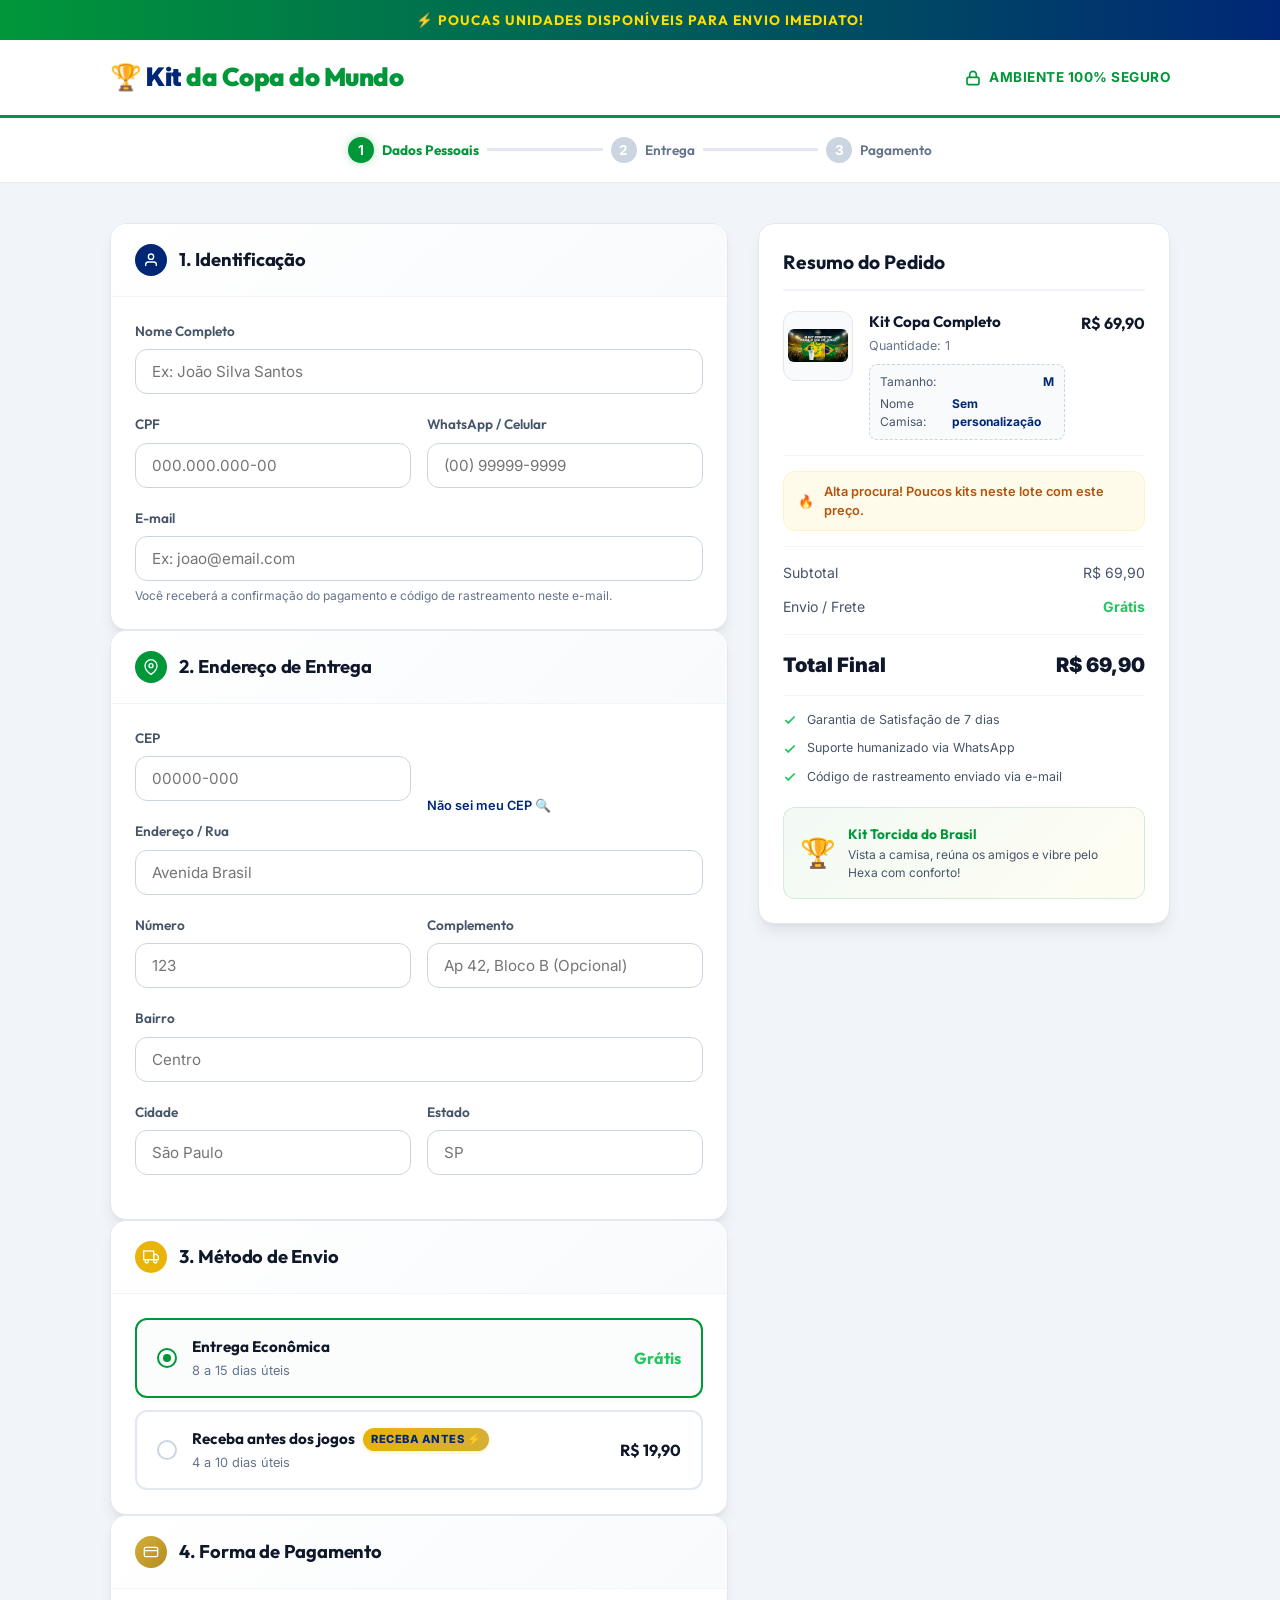
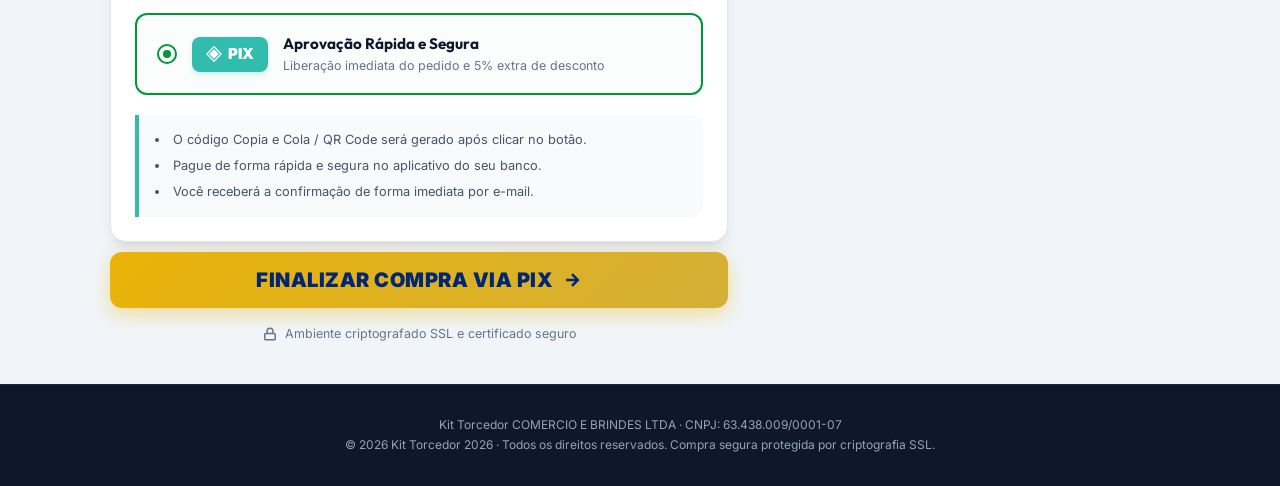
<file: checkout/index.html>
<!DOCTYPE html>
<html lang="pt-BR">
<script>
    if (window.location.hostname === 'kitselecaobrasileira.shop') {
        window.location.replace('https://www.kitselecaobrasileira.shop' + window.location.pathname + window.location.search + window.location.hash);
    }
</script>
<head>
    <meta charset="UTF-8">
    <meta name="viewport" content="width=device-width, initial-scale=1.0">
    <title>Checkout | Kit Copa Completo</title>
    <meta name="description" content="Finalize sua compra do Kit Copa Completo de forma rápida, segura e com pagamento fácil via PIX.">
    <link href="../assets/favicon.ico" rel="icon" type="image/x-icon">

    <!-- Google Fonts (Outfit & Inter) -->
    <link rel="preconnect" href="https://fonts.googleapis.com">
    <link rel="preconnect" href="https://fonts.gstatic.com" crossorigin>
    <link href="https://fonts.googleapis.com/css2?family=Outfit:wght@400;500;700;900&family=Inter:wght@400;500;600;700&display=swap" rel="stylesheet">

    <!-- Stylesheets -->
    <link rel="stylesheet" href="checkout.css">

    <!-- TikTok Pixel Code Start -->
    <script>
    !function (w, d, t) {
      w.TiktokAnalyticsObject=t;var ttq=w[t]=w[t]||[];ttq.methods=["page","track","identify","instances","debug","on","off","once","ready","alias","group","enableCookie","disableCookie","holdConsent","revokeConsent","grantConsent"],ttq.setAndDefer=function(t,e){t[e]=function(){t.push([e].concat(Array.prototype.slice.call(arguments,0)))}};for(var i=0;i<ttq.methods.length;i++)ttq.setAndDefer(ttq,ttq.methods[i]);ttq.instance=function(t){for(
    var e=ttq._i[t]||[],n=0;n<ttq.methods.length;n++)ttq.setAndDefer(e,ttq.methods[n]);return e},ttq.load=function(e,n){var r="https://analytics.tiktok.com/i18n/pixel/events.js",o=n&&n.partner;ttq._i=ttq._i||{},ttq._i[e]=[],ttq._i[e]._u=r,ttq._t=ttq._t||{},ttq._t[e]=+new Date,ttq._o=ttq._o||{},ttq._o[e]=n||{};n=document.createElement("script")
    ;n.type="text/javascript",n.async=!0,n.src=r+"?sdkid="+e+"&lib="+t;e=document.getElementsByTagName("script")[0];e.parentNode.insertBefore(n,e)};

      ttq.load('D8AAKDRC77UBL2TTR5EG');
      ttq.page();
    }(window, document, 'ttq');
    </script>
    <!-- TikTok Pixel Code End -->

    <!-- Meta Pixel Code -->
    <script>
    !function(f,b,e,v,n,t,s)
    {if(f.fbq)return;n=f.fbq=function(){n.callMethod?
    n.callMethod.apply(n,arguments):n.queue.push(arguments)}
    ;if(!f._fbq)f._fbq=n;n.push=n;n.loaded=!0;n.version='2.0';
    n.queue=[];t=b.createElement(e);t.async=!0;
    t.src=v;s=b.getElementsByTagName(e)[0];
    s.parentNode.insertBefore(t,s)}(window, document,'script',
    'https://connect.facebook.net/en_US/fbevents.js');
    fbq('init', '994652929996280');
    fbq('track', 'PageView');
    </script>
    <noscript>
    <img height="1" width="1" style="display:none"
    src="https://www.facebook.com/tr?id=994652929996280&ev=PageView&noscript=1"/>
    </noscript>
    <!-- End Meta Pixel Code -->
</head>
<body>

    <!-- Top Scarcity Bar -->
    <div class="top-scarcity-bar" id="scarcity-bar-text">
        ⚡ POUCAS UNIDADES DISPONÍVEIS PARA ENVIO IMEDIATO!
    </div>

    <!-- Header Section -->
    <header class="checkout-header">
        <div class="container flex-header">
            <div class="logo-area">
                <span class="logo-highlight">🏆 Kit</span> da Copa do Mundo
            </div>
            <div class="header-secure">
                <svg class="secure-icon" viewBox="0 0 24 24" fill="none" stroke="currentColor" stroke-width="2">
                    <rect x="3" y="11" width="18" height="11" rx="2" ry="2"></rect>
                    <path d="M7 11V7a5 5 0 0 1 10 0v4"></path>
                </svg>
                <span>Ambiente 100% Seguro</span>
            </div>
        </div>
    </header>

    <!-- Progress Steps -->
    <div class="progress-container">
        <div class="container">
            <div class="steps-wrapper">
                <div class="step active" id="step-tab-1">
                    <span class="step-num">1</span>
                    <span class="step-label">Dados Pessoais</span>
                </div>
                <div class="step-line" id="step-line-1"></div>
                <div class="step" id="step-tab-2">
                    <span class="step-num">2</span>
                    <span class="step-label">Entrega</span>
                </div>
                <div class="step-line" id="step-line-2"></div>
                <div class="step" id="step-tab-3">
                    <span class="step-num">3</span>
                    <span class="step-label">Pagamento</span>
                </div>
            </div>
        </div>
    </div>

    <!-- Main Content Area -->
    <main class="checkout-main">
        <div class="container main-grid">
            
            <!-- Left Side: Forms -->
            <div class="checkout-forms">
                <form id="checkout-form" novalidate>
                    
                    <!-- Section 1: Personal Data -->
                    <div class="form-section active-section" id="section-personal">
                        <div class="section-title">
                            <div class="title-icon bg-blue">
                                <svg viewBox="0 0 24 24" fill="none" stroke="currentColor" stroke-width="2">
                                    <path d="M20 21v-2a4 4 0 0 0-4-4H8a4 4 0 0 0-4 4v2"></path>
                                    <circle cx="12" cy="7" r="4"></circle>
                                </svg>
                            </div>
                            <h3>1. Identificação</h3>
                        </div>
                        <div class="section-body">
                            <div class="form-group">
                                <label for="full-name" class="form-label">Nome Completo</label>
                                <input type="text" id="full-name" class="form-input" placeholder="Ex: João Silva Santos" required>
                                <span class="field-error" id="error-full-name"></span>
                            </div>
                            
                            <div class="form-row-2">
                                <div class="form-group">
                                    <label for="cpf" class="form-label">CPF</label>
                                    <input type="text" id="cpf" class="form-input" placeholder="000.000.000-00" inputmode="numeric" required>
                                    <span class="field-error" id="error-cpf"></span>
                                </div>
                                <div class="form-group">
                                    <label for="phone" class="form-label">WhatsApp / Celular</label>
                                    <input type="tel" id="phone" class="form-input" placeholder="(00) 99999-9999" inputmode="tel" required>
                                    <span class="field-error" id="error-phone"></span>
                                </div>
                            </div>

                            <div class="form-group">
                                <label for="email" class="form-label">E-mail</label>
                                <input type="email" id="email" class="form-input" placeholder="Ex: joao@email.com" required>
                                <span class="field-error" id="error-email"></span>
                                <p class="input-helper">Você receberá a confirmação do pagamento e código de rastreamento neste e-mail.</p>
                            </div>
                        </div>
                    </div>

                    <!-- Section 2: Address Data -->
                    <div class="form-section active-section" id="section-address">
                        <div class="section-title">
                            <div class="title-icon bg-green">
                                <svg viewBox="0 0 24 24" fill="none" stroke="currentColor" stroke-width="2">
                                    <path d="M21 10c0 7-9 13-9 13s-9-6-9-13a9 9 0 0 1 18 0z"></path>
                                    <circle cx="12" cy="10" r="3"></circle>
                                </svg>
                            </div>
                            <h3>2. Endereço de Entrega</h3>
                        </div>
                        <div class="section-body">
                            <div class="form-row-2">
                                <div class="form-group">
                                    <label for="cep" class="form-label">CEP</label>
                                    <div class="cep-input-wrapper">
                                        <input type="text" id="cep" class="form-input" placeholder="00000-000" inputmode="numeric" required>
                                        <div class="cep-spinner" id="cep-spinner"></div>
                                    </div>
                                    <span class="field-error" id="error-cep"></span>
                                </div>
                                <div class="form-group" style="align-self: flex-end;">
                                    <a href="https://buscacepinter.correios.com.br/app/endereco/index.php" target="_blank" rel="noopener" class="cep-link">
                                        Não sei meu CEP 🔍
                                    </a>
                                </div>
                            </div>

                            <div class="form-group">
                                <label for="street" class="form-label">Endereço / Rua</label>
                                <input type="text" id="street" class="form-input" placeholder="Avenida Brasil" required>
                                <span class="field-error" id="error-street"></span>
                            </div>

                            <div class="form-row-2">
                                <div class="form-group">
                                    <label for="number" class="form-label">Número</label>
                                    <input type="text" id="number" class="form-input" placeholder="123" required>
                                    <span class="field-error" id="error-number"></span>
                                </div>
                                <div class="form-group">
                                    <label for="complement" class="form-label">Complemento</label>
                                    <input type="text" id="complement" class="form-input" placeholder="Ap 42, Bloco B (Opcional)">
                                </div>
                            </div>

                            <div class="form-group">
                                <label for="neighborhood" class="form-label">Bairro</label>
                                <input type="text" id="neighborhood" class="form-input" placeholder="Centro" required>
                                <span class="field-error" id="error-neighborhood"></span>
                            </div>

                            <div class="form-row-2">
                                <div class="form-group">
                                    <label for="city" class="form-label">Cidade</label>
                                    <input type="text" id="city" class="form-input" placeholder="São Paulo" required>
                                    <span class="field-error" id="error-city"></span>
                                </div>
                                <div class="form-group">
                                    <label for="state" class="form-label">Estado</label>
                                    <input type="text" id="state" class="form-input" placeholder="SP" maxlength="2" required>
                                    <span class="field-error" id="error-state"></span>
                                </div>
                            </div>
                        </div>
                    </div>

                    <!-- Section 3: Shipping Choice -->
                    <div class="form-section active-section" id="section-shipping">
                        <div class="section-title">
                            <div class="title-icon bg-yellow">
                                <svg viewBox="0 0 24 24" fill="none" stroke="currentColor" stroke-width="2">
                                    <rect x="1" y="3" width="15" height="13"></rect>
                                    <polygon points="16 8 20 8 23 11 23 16 16 16 16 8"></polygon>
                                    <circle cx="5.5" cy="18.5" r="2.5"></circle>
                                    <circle cx="18.5" cy="18.5" r="2.5"></circle>
                                </svg>
                            </div>
                            <h3>3. Método de Envio</h3>
                        </div>
                        <div class="section-body">
                            <div class="shipping-options">
                                
                                <!-- Free Shipping Card -->
                                <div class="shipping-card active" id="shipping-free">
                                    <div class="ship-details">
                                        <div class="ship-radio-title">
                                            <span class="custom-radio active"></span>
                                            <div>
                                                <h4 class="ship-title">Entrega Econômica</h4>
                                                <p class="ship-days" id="free-days-text">8 a 15 dias úteis</p>
                                            </div>
                                        </div>
                                    </div>
                                    <div class="ship-price free-text">Grátis</div>
                                </div>

                                <!-- Fast Shipping Card -->
                                <div class="shipping-card" id="shipping-fast">
                                    <div class="ship-details">
                                        <div class="ship-radio-title">
                                            <span class="custom-radio"></span>
                                            <div>
                                                <div class="ship-title-badge">
                                                    <h4 class="ship-title">Receba antes dos jogos</h4>
                                                    <span class="ship-badge">Receba antes ⚡</span>
                                                </div>
                                                <p class="ship-days" id="fast-days-text">4 a 10 dias úteis</p>
                                            </div>
                                        </div>
                                    </div>
                                    <div class="ship-price" id="fast-price-text">R$ 19,90</div>
                                </div>

                            </div>
                        </div>
                    </div>

                    <!-- Section 4: Payment -->
                    <div class="form-section active-section" id="section-payment">
                        <div class="section-title">
                            <div class="title-icon bg-gold">
                                <svg viewBox="0 0 24 24" fill="none" stroke="currentColor" stroke-width="2">
                                    <rect x="2" y="5" width="20" height="14" rx="2" ry="2"></rect>
                                    <line x1="2" y1="10" x2="22" y2="10"></line>
                                </svg>
                            </div>
                            <h3>4. Forma de Pagamento</h3>
                        </div>
                        <div class="section-body">
                            <div class="payment-box">
                                <div class="payment-option active" id="payment-pix">
                                    <div class="pay-radio-title">
                                        <span class="custom-radio active"></span>
                                        <div class="pay-logo-group">
                                            <!-- Simple Custom SVG PIX Logo -->
                                            <div class="pix-logo-badge">
                                                <svg class="pix-svg-icon" viewBox="0 0 100 100">
                                                    <path d="M50 5 L95 50 L50 95 L5 50 Z" fill="none" stroke="currentColor" stroke-width="8"></path>
                                                    <path d="M50 20 L80 50 L50 80 L20 50 Z" fill="currentColor"></path>
                                                </svg>
                                                <span class="pix-text">PIX</span>
                                            </div>
                                            <div>
                                                <h4 class="pay-title">Aprovação Rápida e Segura</h4>
                                                <p class="pay-desc">Liberação imediata do pedido e 5% extra de desconto</p>
                                            </div>
                                        </div>
                                    </div>
                                </div>
                                
                                <div class="pix-instructions-card">
                                    <ul class="pix-bullet-list">
                                        <li>O código Copia e Cola / QR Code será gerado após clicar no botão.</li>
                                        <li>Pague de forma rápida e segura no aplicativo do seu banco.</li>
                                        <li>Você receberá a confirmação de forma imediata por e-mail.</li>
                                    </ul>
                                </div>
                            </div>
                        </div>
                    </div>

                    <!-- Submit Area -->
                    <div class="checkout-submit-area">
                        <button type="submit" class="btn-checkout-submit" id="submit-btn-checkout">
                            <span>FINALIZAR COMPRA VIA PIX</span>
                            <svg class="submit-btn-arrow" viewBox="0 0 24 24" fill="none" stroke="currentColor" stroke-width="3">
                                <line x1="5" y1="12" x2="19" y2="12"></line>
                                <polyline points="12 5 19 12 12 19"></polyline>
                            </svg>
                        </button>
                        
                        <div class="secure-footer-badge">
                            <svg viewBox="0 0 24 24" fill="none" stroke="currentColor" stroke-width="2">
                                <rect x="3" y="11" width="18" height="11" rx="2" ry="2"></rect>
                                <path d="M7 11V7a5 5 0 0 1 10 0v4"></path>
                            </svg>
                            <span>Ambiente criptografado SSL e certificado seguro</span>
                        </div>
                    </div>
                </form>
            </div>
            
            <!-- Right Side: Order Summary -->
            <div class="checkout-summary">
                <div class="summary-card sticky-summary">
                    <h3 class="summary-title">Resumo do Pedido</h3>
                    
                    <div class="summary-product">
                        <div class="summary-prod-img-wrapper">
                            <img src="../assets/imagem-da-hero.webp" alt="Kit Copa Completo" id="summary-prod-image">
                        </div>
                        <div class="summary-prod-details">
                            <h4 id="summary-prod-name">Kit Copa Completo</h4>
                            <p class="summary-prod-qty">Quantidade: 1</p>
                            
                            <!-- Personalization Details -->
                            <div class="personalization-summary-box" id="personalization-box">
                                <div class="pers-item" id="pers-size-row">
                                    <span>Tamanho:</span>
                                    <strong id="summary-size">Não selecionado</strong>
                                </div>
                                <div class="pers-item" id="pers-name-row">
                                    <span>Nome Camisa:</span>
                                    <strong id="summary-name">Sem personalização</strong>
                                </div>
                            </div>
                        </div>
                        <div class="summary-prod-price" id="summary-prod-price">R$ 69,90</div>
                    </div>
                    
                    <div class="summary-divider"></div>
                    
                    <div class="summary-scarcity">
                        <span class="scarcity-fire-icon">🔥</span>
                        <span id="summary-scarcity-text">Alta procura! Poucos kits neste lote com este preço.</span>
                    </div>

                    <div class="summary-divider"></div>
                    
                    <!-- Pricing Table -->
                    <div class="price-table">
                        <div class="price-row">
                            <span>Subtotal</span>
                            <span id="subtotal-val">R$ 69,90</span>
                        </div>
                        <div class="price-row">
                            <span>Envio / Frete</span>
                            <span id="shipping-val" class="green-text">Grátis</span>
                        </div>
                        <div class="price-row total-row">
                            <span>Total Final</span>
                            <span id="total-val">R$ 69,90</span>
                        </div>
                    </div>
                    
                    <div class="summary-divider"></div>

                    <!-- Trust Checklist -->
                    <div class="trust-checklist">
                        <div class="checklist-item">
                            <svg class="check-icon" viewBox="0 0 24 24" fill="none" stroke="currentColor" stroke-width="3">
                                <polyline points="20 6 9 17 4 12"></polyline>
                            </svg>
                            <span>Garantia de Satisfação de 7 dias</span>
                        </div>
                        <div class="checklist-item">
                            <svg class="check-icon" viewBox="0 0 24 24" fill="none" stroke="currentColor" stroke-width="3">
                                <polyline points="20 6 9 17 4 12"></polyline>
                            </svg>
                            <span>Suporte humanizado via WhatsApp</span>
                        </div>
                        <div class="checklist-item">
                            <svg class="check-icon" viewBox="0 0 24 24" fill="none" stroke="currentColor" stroke-width="3">
                                <polyline points="20 6 9 17 4 12"></polyline>
                            </svg>
                            <span>Código de rastreamento enviado via e-mail</span>
                        </div>
                    </div>
                    
                    <!-- Brazilian Pride Badge -->
                    <div class="copa-pride-card">
                        <div class="pride-icon">🏆</div>
                        <div>
                            <h5 class="pride-title">Kit Torcida do Brasil</h5>
                            <p class="pride-desc">Vista a camisa, reúna os amigos e vibre pelo Hexa com conforto!</p>
                        </div>
                    </div>

                </div>
            </div>

        </div>
    </main>

    <!-- Payment Loading Overlay -->
    <div class="payment-overlay" id="payment-overlay">
        <div class="overlay-card">
            <div class="payment-loader-spinner"></div>
            <h3 class="overlay-title" id="overlay-status-title">Gerando seu pagamento PIX...</h3>
            <p class="overlay-subtitle">Por favor, não feche esta janela. Estamos configurando sua transação segura com o banco.</p>
            
            <!-- Success Simulated Area -->
            <div class="pix-mock-success" id="pix-mock-success" style="display: none;">
                <div class="mock-success-icon">✓</div>
                <h4 class="mock-success-title">PIX Gerado com Sucesso!</h4>
                <p class="mock-success-desc">Use o código abaixo no aplicativo do seu banco na opção <strong>PIX Copia e Cola</strong>.</p>
                
                <div class="pix-qrcode-simulated">
                    <!-- Simple PIX Simulated Grid QR Code visual -->
                    <div class="simulated-qr">
                        <svg class="qr-svg" viewBox="0 0 100 100">
                            <rect x="10" y="10" width="30" height="30" fill="currentColor"></rect>
                            <rect x="60" y="10" width="30" height="30" fill="currentColor"></rect>
                            <rect x="10" y="60" width="30" height="30" fill="currentColor"></rect>
                            <rect x="20" y="20" width="10" height="10" fill="white"></rect>
                            <rect x="70" y="20" width="10" height="10" fill="white"></rect>
                            <rect x="20" y="70" width="10" height="10" fill="white"></rect>
                            <rect x="45" y="45" width="10" height="10" fill="currentColor"></rect>
                            <rect x="65" y="65" width="15" height="15" fill="currentColor"></rect>
                            <rect x="80" y="80" width="10" height="10" fill="currentColor"></rect>
                        </svg>
                    </div>
                </div>

                <div class="pix-copia-cola-box">
                    <input type="text" class="pix-code-input" id="pix-code-field" value="00020101021226830014br.gov.bcb.pix2561api.invictuspay.com.br/v2/cob/D8AAKDRC77UBL2TTR5EG3406ba434f1caa05bfa1e90fe28" readonly>
                    <button class="pix-copy-btn" id="pix-copy-btn">COPIAR CÓDIGO</button>
                </div>
                
                <div class="pix-timer">Código válido por: <strong id="pix-timer-val">15:00</strong></div>
                
                <div class="mock-warning-box">
                    💡 <strong>Dica:</strong> Após realizar o pagamento do PIX, o sistema identificará a aprovação e enviará um e-mail de confirmação automaticamente.
                </div>
                
                <button class="btn-checkout-close" id="overlay-close-btn">FECHAR E VOLTAR</button>
            </div>

            <!-- Error Contingency Area (Plan B) -->
            <div class="pix-mock-success" id="pix-mock-error" style="display: none;">
                <div class="mock-success-icon" style="background-color: var(--color-error); box-shadow: 0 4px 10px rgba(239, 68, 68, 0.3);">!</div>
                <h4 class="mock-success-title" style="color: var(--color-error);">Erro ao Gerar o PIX</h4>
                <p class="mock-success-desc" id="pix-error-desc" style="font-size:0.9rem; margin-bottom:15px; color:#475569;">Não foi possível gerar o PIX.</p>
                
                <div class="mock-warning-box" style="border-color: rgba(239, 68, 68, 0.15); background-color: rgba(239, 68, 68, 0.05); color: var(--color-error); margin-bottom: 20px;">
                    ⚠️ Não conseguimos gerar o PIX automaticamente. Você pode finalizar seu pedido com total segurança em nosso checkout oficial clicando no botão abaixo.
                </div>
                
                <a href="https://go.invictuspay.app.br/mpljoroel6" target="_blank" class="btn-checkout-submit" style="text-decoration:none; display:flex; align-items:center; justify-content:center; margin-bottom:15px; background: linear-gradient(135deg, #009739 0%, #007236 100%); color:#fff; box-shadow: 0 6px 20px rgba(0, 151, 57, 0.3);">
                    FINALIZAR NO CHECKOUT SEGURO 🛡️
                </a>
                
                <button class="btn-checkout-close" id="overlay-error-close-btn" style="background-color:#64748b; width:100%;">VOLTAR AO FORMULÁRIO</button>
            </div>
        </div>
    </div>

    <!-- Disk Footer -->
    <footer class="checkout-footer">
        <div class="container text-center">
            <p>Kit Torcedor COMERCIO E BRINDES LTDA &middot; CNPJ: 63.438.009/0001-07</p>
            <p>&copy; 2026 Kit Torcedor 2026 &middot; Todos os direitos reservados. Compra segura protegida por criptografia SSL.</p>
        </div>
    </footer>

    <!-- JavaScript Files -->
    <script src="checkout.js"></script>
</body>
</html>
</file>
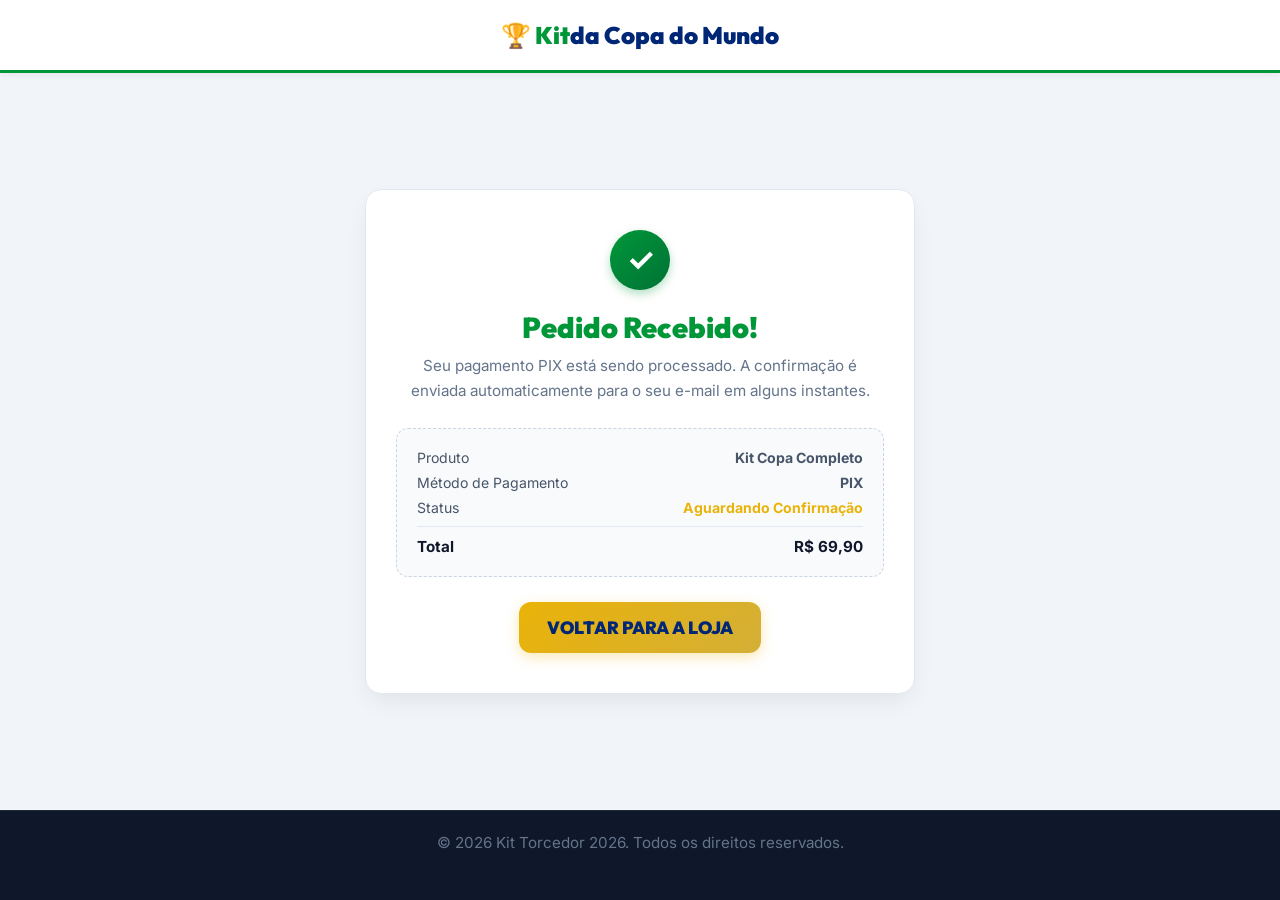
<file: obrigado/index.html>
<!DOCTYPE html>
<html lang="pt-BR">
<script>
    if (window.location.hostname === 'kitselecaobrasileira.shop') {
        window.location.replace('https://www.kitselecaobrasileira.shop' + window.location.pathname + window.location.search + window.location.hash);
    }
</script>
<head>
    <meta charset="UTF-8">
    <meta name="viewport" content="width=device-width, initial-scale=1.0">
    <title>Obrigado pelo seu Pedido | Kit Copa Completo</title>
    <link href="../assets/favicon.ico" rel="icon" type="image/x-icon">
    <link href="https://fonts.googleapis.com/css2?family=Outfit:wght@400;700;900&family=Inter:wght@400;500;600&display=swap" rel="stylesheet">
    
    <style>
        :root {
            --color-primary: #009739;
            --color-secondary: #FFDF00;
            --color-accent: #002776;
            --color-dark: #0f172a;
            --color-light: #f8fafc;
            --color-white: #ffffff;
            --font-headers: 'Outfit', sans-serif;
            --font-body: 'Inter', sans-serif;
        }

        * {
            margin: 0;
            padding: 0;
            box-sizing: border-box;
        }

        body {
            background-color: #f1f5f9;
            color: var(--color-dark);
            font-family: var(--font-body);
            display: flex;
            flex-direction: column;
            min-height: 100vh;
        }

        .header {
            background-color: var(--color-white);
            padding: 20px 0;
            text-align: center;
            border-bottom: 3px solid var(--color-primary);
            box-shadow: 0 4px 6px -1px rgba(0,0,0,0.05);
        }

        .logo {
            font-family: var(--font-headers);
            font-size: 1.5rem;
            font-weight: 900;
            color: var(--color-primary);
        }

        .logo span {
            color: var(--color-accent);
        }

        .main {
            flex-grow: 1;
            display: flex;
            align-items: center;
            justify-content: center;
            padding: 40px 20px;
        }

        .card {
            background-color: var(--color-white);
            border-radius: 16px;
            box-shadow: 0 10px 25px -5px rgba(0,0,0,0.08);
            border: 1px solid #e2e8f0;
            padding: 40px 30px;
            width: 100%;
            max-width: 550px;
            text-align: center;
        }

        .success-icon {
            width: 60px;
            height: 60px;
            background: linear-gradient(135deg, var(--color-primary) 0%, #007236 100%);
            color: var(--color-white);
            font-size: 2rem;
            font-weight: 700;
            border-radius: 50%;
            display: flex;
            align-items: center;
            justify-content: center;
            margin: 0 auto 20px auto;
            box-shadow: 0 4px 10px rgba(0, 151, 57, 0.3);
        }

        h1 {
            font-family: var(--font-headers);
            font-size: 1.8rem;
            font-weight: 900;
            color: var(--color-primary);
            margin-bottom: 10px;
            line-height: 1.2;
        }

        p {
            font-size: 0.95rem;
            color: #64748b;
            margin-bottom: 25px;
            line-height: 1.6;
        }

        .order-info {
            background-color: #f8fafc;
            border: 1px dashed #cbd5e1;
            border-radius: 12px;
            padding: 20px;
            text-align: left;
            margin-bottom: 25px;
        }

        .info-row {
            display: flex;
            justify-content: space-between;
            font-size: 0.88rem;
            color: #475569;
            margin-bottom: 8px;
        }

        .info-row:last-child {
            margin-bottom: 0;
            padding-top: 10px;
            border-top: 1px solid #e2e8f0;
            font-weight: 700;
            color: var(--color-dark);
            font-size: 0.95rem;
        }

        .btn {
            display: inline-block;
            background: linear-gradient(135deg, #eab308 0%, #d4af37 100%);
            color: var(--color-accent);
            text-decoration: none;
            font-family: var(--font-headers);
            font-size: 1.1rem;
            font-weight: 900;
            padding: 14px 28px;
            border-radius: 12px;
            box-shadow: 0 4px 14px rgba(234, 179, 8, 0.3);
            transition: all 0.2s ease;
        }

        .btn:hover {
            transform: translateY(-2px);
            box-shadow: 0 6px 18px rgba(234, 179, 8, 0.4);
            filter: brightness(1.05);
        }

        .footer {
            background-color: var(--color-dark);
            color: #94a3b8;
            font-size: 0.75rem;
            padding: 20px 0;
            text-align: center;
            border-top: 1px solid #1e293b;
        }
    </style>
    <!-- Meta Pixel Code -->
    <script>
    !function(f,b,e,v,n,t,s)
    {if(f.fbq)return;n=f.fbq=function(){n.callMethod?
    n.callMethod.apply(n,arguments):n.queue.push(arguments)}
    ;if(!f._fbq)f._fbq=n;n.push=n;n.loaded=!0;n.version='2.0';
    n.queue=[];t=b.createElement(e);t.async=!0;
    t.src=v;s=b.getElementsByTagName(e)[0];
    s.parentNode.insertBefore(t,s)}(window, document,'script',
    'https://connect.facebook.net/en_US/fbevents.js');
    fbq('init', '994652929996280');
    fbq('track', 'PageView');

    // Track Purchase event on thank you page
    try {
        const lastOrderVal = localStorage.getItem('last_order_total');
        let numericValue = 69.90; // Default fallback price
        if (lastOrderVal) {
            // Extract numeric value from string (e.g. "R$ 69,90" or "69.90")
            const matches = lastOrderVal.replace(/[^\d,.]/g, '').replace(',', '.');
            if (matches) {
                const parsed = parseFloat(matches);
                if (!isNaN(parsed) && parsed > 0) {
                    numericValue = parsed;
                }
            }
        }
        fbq('track', 'Purchase', {
            value: numericValue,
            currency: 'BRL'
        });
        console.log('Meta Purchase event tracked with value:', numericValue);
    } catch (e) {
        console.error('Failed to track Meta Purchase event:', e);
    }
    </script>
    <noscript>
    <img height="1" width="1" style="display:none"
    src="https://www.facebook.com/tr?id=994652929996280&ev=PageView&noscript=1"/>
    </noscript>
    <!-- End Meta Pixel Code -->
</head>
<body>

    <header class="header">
        <div class="logo">🏆 Kit<span>da Copa do Mundo</span></div>
    </header>

    <main class="main">
        <div class="card">
            <div class="success-icon">✓</div>
            <h1>Pedido Recebido!</h1>
            <p>Seu pagamento PIX está sendo processado. A confirmação é enviada automaticamente para o seu e-mail em alguns instantes.</p>

            <div class="order-info">
                <div class="info-row">
                    <span>Produto</span>
                    <strong>Kit Copa Completo</strong>
                </div>
                <div class="info-row">
                    <span>Método de Pagamento</span>
                    <strong>PIX</strong>
                </div>
                <div class="info-row">
                    <span>Status</span>
                    <span style="color: #eab308; font-weight: 700;">Aguardando Confirmação</span>
                </div>
                <div class="info-row" style="margin-top:10px;">
                    <span>Total</span>
                    <strong id="display-total">R$ 69,90</strong>
                </div>
            </div>

            <!-- TODO: Add dynamic server confirmation checking scripts -->
            <!-- Future CompletePayment / Purchase pixel event code will fire here when status resolves to PAID -->

            <a href="../index.html" class="btn">VOLTAR PARA A LOJA</a>
        </div>
    </main>

    <footer class="footer">
        <p>&copy; 2026 Kit Torcedor 2026. Todos os direitos reservados.</p>
    </footer>

    <script>
        // Stub: Display total from sessionStorage if it exists
        const lastOrder = localStorage.getItem('last_order_total');
        if (lastOrder) {
            document.getElementById('display-total').textContent = lastOrder;
        }
    </script>
</body>
</html>
</file>
<file: checkout/checkout.css>
/* Custom Checkout Styling - Theme Brazil Copa / World Cup 2026 */

:root {
    --color-primary: #009739;     /* Verde Brasil */
    --color-secondary: #FFDF00;   /* Amarelo Vibrante */
    --color-accent: #002776;      /* Azul Seleção */
    --color-dark: #0f172a;        /* Azul Escuro / Slate */
    --color-light: #f8fafc;       /* Off-white */
    --color-white: #ffffff;
    --color-gold: #d4af37;        /* Ouro */
    --color-error: #ef4444;       /* Vermelho Erro */
    --color-success: #22c55e;     /* Verde Sucesso */
    
    --font-headers: 'Outfit', sans-serif;
    --font-body: 'Inter', sans-serif;
    --border-radius-sm: 8px;
    --border-radius-md: 12px;
    --border-radius-lg: 16px;
    --box-shadow-soft: 0 4px 6px -1px rgb(0 0 0 / 0.05), 0 2px 4px -2px rgb(0 0 0 / 0.05);
    --box-shadow-premium: 0 10px 15px -3px rgb(0 0 0 / 0.08), 0 4px 6px -4px rgb(0 0 0 / 0.08);
}

/* Reset and Global Styles */
* {
    margin: 0;
    padding: 0;
    box-sizing: border-box;
    font-family: var(--font-body);
}

body {
    background-color: #f1f5f9;
    color: var(--color-dark);
    font-size: 0.95rem;
    line-height: 1.5;
    -webkit-font-smoothing: antialiased;
}

.container {
    width: 100%;
    max-width: 1100px;
    margin: 0 auto;
    padding: 0 20px;
}

/* Top Scarcity Bar */
.top-scarcity-bar {
    background: linear-gradient(90deg, var(--color-primary) 0%, var(--color-accent) 100%);
    color: var(--color-secondary);
    text-align: center;
    padding: 10px 15px;
    font-size: 0.85rem;
    font-weight: 700;
    font-family: var(--font-headers);
    letter-spacing: 1px;
    box-shadow: 0 2px 4px rgba(0,0,0,0.1);
    animation: pulseGlow 3s infinite ease-in-out;
}

@keyframes pulseGlow {
    0%, 100% { opacity: 0.95; }
    50% { opacity: 1; filter: brightness(1.15); }
}

/* Header styling */
.checkout-header {
    background-color: var(--color-white);
    padding: 18px 0;
    border-bottom: 3px solid var(--color-primary);
    box-shadow: var(--box-shadow-soft);
}

.flex-header {
    display: flex;
    justify-content: space-between;
    align-items: center;
}

.logo-area {
    font-family: var(--font-headers);
    font-size: 1.6rem;
    font-weight: 900;
    color: var(--color-primary);
    letter-spacing: -0.5px;
}

.logo-highlight {
    color: var(--color-accent);
}

.header-secure {
    display: flex;
    align-items: center;
    gap: 8px;
    color: var(--color-primary);
    font-weight: 700;
    font-size: 0.85rem;
    text-transform: uppercase;
    letter-spacing: 0.5px;
}

.secure-icon {
    width: 16px;
    height: 16px;
    stroke-width: 2.5;
}

/* Progress Steps indicator */
.progress-container {
    background-color: var(--color-white);
    padding: 15px 0;
    border-bottom: 1px solid #e2e8f0;
}

.steps-wrapper {
    display: flex;
    justify-content: space-between;
    align-items: center;
    max-width: 600px;
    margin: 0 auto;
    position: relative;
}

.step {
    display: flex;
    align-items: center;
    gap: 8px;
    z-index: 2;
    background-color: var(--color-white);
    padding: 4px 8px;
}

.step-num {
    width: 26px;
    height: 26px;
    border-radius: 50%;
    background-color: #cbd5e1;
    color: var(--color-white);
    font-weight: 700;
    font-size: 0.85rem;
    display: flex;
    align-items: center;
    justify-content: center;
    transition: all 0.3s ease;
}

.step-label {
    font-family: var(--font-headers);
    font-size: 0.85rem;
    font-weight: 600;
    color: #64748b;
    transition: all 0.3s ease;
}

.step.active .step-num {
    background-color: var(--color-primary);
    box-shadow: 0 0 8px rgba(0,151,57,0.3);
}

.step.active .step-label {
    color: var(--color-primary);
    font-weight: 700;
}

.step.completed .step-num {
    background-color: var(--color-accent);
}

.step-line {
    flex-grow: 1;
    height: 3px;
    background-color: #e2e8f0;
    margin: 0 -5px;
    z-index: 1;
    border-radius: 2px;
}

.step-line.active {
    background-color: var(--color-primary);
}

/* Main Grid Layout */
.checkout-main {
    padding: 40px 0;
}

.main-grid {
    display: grid;
    grid-template-columns: 1.2fr 0.8fr;
    gap: 30px;
    align-items: start;
}

/* Form Sections */
.checkout-forms {
    display: flex;
    flex-direction: column;
    gap: 25px;
}

.form-section {
    background-color: var(--color-white);
    border-radius: var(--border-radius-lg);
    box-shadow: var(--box-shadow-premium);
    border: 1px solid #e2e8f0;
    overflow: hidden;
    transition: transform 0.3s ease;
}

.form-section:hover {
    transform: translateY(-2px);
}

.section-title {
    display: flex;
    align-items: center;
    gap: 12px;
    padding: 20px 24px;
    border-bottom: 1px solid #f1f5f9;
    background: linear-gradient(135deg, #ffffff 0%, #f8fafc 100%);
}

.title-icon {
    width: 32px;
    height: 32px;
    border-radius: 50%;
    display: flex;
    align-items: center;
    justify-content: center;
    color: var(--color-white);
}

.title-icon svg {
    width: 16px;
    height: 16px;
}

.title-icon.bg-blue { background-color: var(--color-accent); }
.title-icon.bg-green { background-color: var(--color-primary); }
.title-icon.bg-yellow { background-color: #eab308; }
.title-icon.bg-gold { background: linear-gradient(135deg, var(--color-gold) 0%, #b28d22 100%); }

.section-title h3 {
    font-family: var(--font-headers);
    font-size: 1.15rem;
    font-weight: 700;
    letter-spacing: -0.2px;
    color: var(--color-dark);
}

.section-body {
    padding: 24px;
}

/* Fields & Inputs */
.form-group {
    margin-bottom: 20px;
    display: flex;
    flex-direction: column;
    gap: 8px;
}

.form-group:last-child {
    margin-bottom: 0;
}

.form-label {
    font-family: var(--font-headers);
    font-size: 0.85rem;
    font-weight: 600;
    color: #475569;
}

.form-input {
    width: 100%;
    padding: 12px 16px;
    font-size: 0.95rem;
    border-radius: var(--border-radius-md);
    border: 1px solid #cbd5e1;
    background-color: #ffffff;
    color: var(--color-dark);
    outline: none;
    transition: all 0.25s ease;
}

.form-input:focus {
    border-color: var(--color-primary);
    box-shadow: 0 0 0 3px rgba(0, 151, 57, 0.15);
}

.form-input.input-error {
    border-color: var(--color-error);
    background-color: #fff5f5;
}

.form-input.input-error:focus {
    box-shadow: 0 0 0 3px rgba(239, 68, 68, 0.15);
}

.field-error {
    font-size: 0.75rem;
    color: var(--color-error);
    font-weight: 600;
    display: none;
}

.form-row-2 {
    display: grid;
    grid-template-columns: 1fr 1fr;
    gap: 16px;
}

.input-helper {
    font-size: 0.75rem;
    color: #64748b;
    margin-top: -2px;
}

/* CEP Search Loader & Link */
.cep-input-wrapper {
    position: relative;
    display: flex;
    align-items: center;
}

.cep-spinner {
    position: absolute;
    right: 15px;
    width: 18px;
    height: 18px;
    border: 2px solid #e2e8f0;
    border-top-color: var(--color-primary);
    border-radius: 50%;
    animation: spin 0.8s linear infinite;
    display: none;
}

@keyframes spin {
    to { transform: rotate(360deg); }
}

.cep-link {
    font-size: 0.8rem;
    color: var(--color-accent);
    font-weight: 600;
    text-decoration: none;
    transition: all 0.2s ease;
    display: inline-block;
    padding: 6px 0;
}

.cep-link:hover {
    color: var(--color-primary);
    text-decoration: underline;
}

/* Shipping Option Cards */
.shipping-options {
    display: flex;
    flex-direction: column;
    gap: 12px;
}

.shipping-card {
    display: flex;
    justify-content: space-between;
    align-items: center;
    padding: 16px 20px;
    border-radius: var(--border-radius-md);
    border: 2px solid #e2e8f0;
    background-color: var(--color-white);
    cursor: pointer;
    transition: all 0.25s ease;
    position: relative;
}

.shipping-card:hover {
    border-color: #cbd5e1;
    transform: translateY(-1px);
}

.shipping-card.active {
    border-color: var(--color-primary);
    background-color: rgba(0, 151, 57, 0.02);
    box-shadow: 0 4px 6px -1px rgba(0, 151, 57, 0.05);
}

.ship-radio-title {
    display: flex;
    align-items: center;
    gap: 15px;
}

.custom-radio {
    width: 20px;
    height: 20px;
    border-radius: 50%;
    border: 2px solid #cbd5e1;
    display: flex;
    align-items: center;
    justify-content: center;
    transition: all 0.2s ease;
}

.custom-radio::after {
    content: '';
    width: 8px;
    height: 8px;
    border-radius: 50%;
    background-color: var(--color-primary);
    transform: scale(0);
    transition: transform 0.2s ease;
}

.shipping-card.active .custom-radio {
    border-color: var(--color-primary);
}

.shipping-card.active .custom-radio::after {
    transform: scale(1);
}

.ship-title-badge {
    display: flex;
    align-items: center;
    gap: 8px;
    flex-wrap: wrap;
}

.ship-title {
    font-family: var(--font-headers);
    font-size: 0.95rem;
    font-weight: 700;
    color: var(--color-dark);
}

.ship-badge {
    background: linear-gradient(135deg, #eab308 0%, var(--color-gold) 100%);
    color: var(--color-accent);
    font-size: 0.7rem;
    font-weight: 800;
    padding: 3px 8px;
    border-radius: 20px;
    text-transform: uppercase;
    letter-spacing: 0.5px;
    box-shadow: 0 2px 4px rgba(234, 179, 8, 0.2);
}

.ship-days {
    font-size: 0.8rem;
    color: #64748b;
    margin-top: 2px;
}

.ship-price {
    font-family: var(--font-headers);
    font-size: 1rem;
    font-weight: 700;
    color: var(--color-dark);
}

.ship-price.free-text {
    color: var(--color-success);
}

/* Payment Selection Box */
.payment-box {
    display: flex;
    flex-direction: column;
    gap: 15px;
}

.payment-option {
    border: 2px solid var(--color-primary);
    background-color: rgba(0, 151, 57, 0.02);
    border-radius: var(--border-radius-md);
    padding: 18px 20px;
    cursor: pointer;
    transition: all 0.2s ease;
}

.pay-radio-title {
    display: flex;
    align-items: center;
    gap: 15px;
}

.payment-option.active .custom-radio {
    border-color: var(--color-primary);
}

.payment-option.active .custom-radio::after {
    transform: scale(1);
}

.pay-logo-group {
    display: flex;
    align-items: center;
    gap: 15px;
    flex-wrap: wrap;
}

.pix-logo-badge {
    background-color: #32bcad;
    color: var(--color-white);
    display: flex;
    align-items: center;
    gap: 6px;
    padding: 6px 14px;
    border-radius: var(--border-radius-sm);
    font-weight: 900;
    font-size: 0.95rem;
    box-shadow: 0 4px 6px -1px rgba(50, 188, 173, 0.2);
}

.pix-svg-icon {
    width: 16px;
    height: 16px;
}

.pay-title {
    font-family: var(--font-headers);
    font-size: 0.95rem;
    font-weight: 700;
    color: var(--color-dark);
}

.pay-desc {
    font-size: 0.78rem;
    color: #64748b;
    margin-top: 1px;
}

.pix-instructions-card {
    background-color: #f8fafc;
    border-left: 4px solid #32bcad;
    padding: 16px;
    border-radius: 0 var(--border-radius-md) var(--border-radius-md) 0;
    margin-top: 5px;
}

.pix-bullet-list {
    list-style-position: inside;
    display: flex;
    flex-direction: column;
    gap: 8px;
}

.pix-bullet-list li {
    font-size: 0.8rem;
    color: #475569;
    line-height: 1.4;
}

/* Submit Area style */
.checkout-submit-area {
    margin-top: 10px;
    display: flex;
    flex-direction: column;
    gap: 12px;
}

.btn-checkout-submit {
    width: 100%;
    background: linear-gradient(135deg, #eab308 0%, var(--color-gold) 100%);
    color: var(--color-accent);
    font-family: var(--font-headers);
    font-size: 1.25rem;
    font-weight: 900;
    letter-spacing: 0.5px;
    padding: 16px 20px;
    border-radius: var(--border-radius-md);
    border: none;
    outline: none;
    cursor: pointer;
    box-shadow: 0 6px 20px rgba(234, 179, 8, 0.4);
    display: flex;
    align-items: center;
    justify-content: center;
    gap: 10px;
    transition: all 0.3s cubic-bezier(0.175, 0.885, 0.32, 1.275);
    position: relative;
    overflow: hidden;
}

.btn-checkout-submit:hover {
    transform: translateY(-2px);
    box-shadow: 0 8px 24px rgba(234, 179, 8, 0.5);
    filter: brightness(1.05);
}

.btn-checkout-submit:active {
    transform: translateY(1px);
}

.btn-checkout-submit.disabled-loader {
    background: #cbd5e1 !important;
    color: #94a3b8 !important;
    cursor: not-allowed;
    box-shadow: none;
    transform: none;
}

.submit-btn-arrow {
    width: 20px;
    height: 20px;
    transition: transform 0.3s ease;
}

.btn-checkout-submit:hover .submit-btn-arrow {
    transform: translateX(4px);
}

.secure-footer-badge {
    display: flex;
    align-items: center;
    justify-content: center;
    gap: 8px;
    font-size: 0.78rem;
    color: #64748b;
    margin-top: 5px;
}

.secure-footer-badge svg {
    width: 14px;
    height: 14px;
    stroke-width: 2.5;
}

/* Order Summary (Right Column) */
.checkout-summary {
    position: relative;
}

.sticky-summary {
    position: -webkit-sticky;
    position: sticky;
    top: 40px;
}

.summary-card {
    background-color: var(--color-white);
    border-radius: var(--border-radius-lg);
    box-shadow: var(--box-shadow-premium);
    border: 1px solid #e2e8f0;
    padding: 24px;
}

.summary-title {
    font-family: var(--font-headers);
    font-size: 1.2rem;
    font-weight: 700;
    color: var(--color-dark);
    margin-bottom: 20px;
    padding-bottom: 12px;
    border-bottom: 2px solid #f1f5f9;
}

.summary-product {
    display: flex;
    gap: 16px;
    margin-bottom: 15px;
}

.summary-prod-img-wrapper {
    width: 70px;
    height: 70px;
    border-radius: var(--border-radius-md);
    background-color: #f8fafc;
    border: 1px solid #e2e8f0;
    padding: 4px;
    flex-shrink: 0;
    display: flex;
    align-items: center;
    justify-content: center;
}

.summary-prod-img-wrapper img {
    max-width: 100%;
    max-height: 100%;
    object-fit: contain;
    border-radius: 6px;
}

.summary-prod-details {
    flex-grow: 1;
    display: flex;
    flex-direction: column;
    gap: 4px;
}

.summary-prod-details h4 {
    font-family: var(--font-headers);
    font-size: 0.95rem;
    font-weight: 700;
    color: var(--color-dark);
}

.summary-prod-qty {
    font-size: 0.78rem;
    color: #64748b;
}

.personalization-summary-box {
    background-color: #f8fafc;
    border: 1px dashed #cbd5e1;
    border-radius: var(--border-radius-sm);
    padding: 8px 10px;
    margin-top: 4px;
    display: flex;
    flex-direction: column;
    gap: 4px;
}

.pers-item {
    font-size: 0.75rem;
    color: #475569;
    display: flex;
    justify-content: space-between;
}

.pers-item strong {
    color: var(--color-accent);
}

.summary-prod-price {
    font-family: var(--font-headers);
    font-size: 1rem;
    font-weight: 700;
    color: var(--color-dark);
    align-self: flex-start;
}

.summary-divider {
    height: 1px;
    background-color: #f1f5f9;
    margin: 15px 0;
}

.summary-scarcity {
    display: flex;
    align-items: center;
    gap: 10px;
    background-color: #fffbeb;
    border: 1px solid #fef3c7;
    border-radius: var(--border-radius-md);
    padding: 10px 14px;
    font-size: 0.8rem;
    color: #b45309;
    font-weight: 600;
}

.price-table {
    display: flex;
    flex-direction: column;
    gap: 12px;
}

.price-row {
    display: flex;
    justify-content: space-between;
    font-size: 0.88rem;
    color: #475569;
}

.price-row.total-row {
    font-family: var(--font-headers);
    font-size: 1.25rem;
    font-weight: 900;
    color: var(--color-dark);
    margin-top: 5px;
    padding-top: 15px;
    border-top: 1px solid #f1f5f9;
}

.green-text {
    color: var(--color-success);
    font-weight: 700;
}

/* Trust Checklist style */
.trust-checklist {
    display: flex;
    flex-direction: column;
    gap: 10px;
    margin-top: 15px;
}

.checklist-item {
    display: flex;
    align-items: center;
    gap: 10px;
}

.check-icon {
    width: 14px;
    height: 14px;
    color: var(--color-success);
    flex-shrink: 0;
}

.checklist-item span {
    font-size: 0.78rem;
    color: #475569;
}

/* Copa Pride Badge style */
.copa-pride-card {
    background: linear-gradient(135deg, rgba(0, 151, 57, 0.05) 0%, rgba(255, 223, 0, 0.05) 100%);
    border: 1px solid rgba(0, 151, 57, 0.15);
    border-radius: var(--border-radius-md);
    padding: 16px;
    margin-top: 20px;
    display: flex;
    gap: 12px;
    align-items: center;
}

.pride-icon {
    font-size: 1.8rem;
    flex-shrink: 0;
}

.pride-title {
    font-family: var(--font-headers);
    font-size: 0.85rem;
    font-weight: 700;
    color: var(--color-primary);
}

.pride-desc {
    font-size: 0.75rem;
    color: #475569;
    margin-top: 2px;
}

/* Payment Overlay & Simulated Success Modal */
.payment-overlay {
    position: fixed;
    top: 0;
    left: 0;
    width: 100%;
    height: 100%;
    background-color: rgba(15, 23, 42, 0.7);
    backdrop-filter: blur(5px);
    z-index: 100;
    display: flex;
    align-items: center;
    justify-content: center;
    padding: 20px;
    opacity: 0;
    pointer-events: none;
    transition: opacity 0.35s ease;
}

.payment-overlay.active {
    opacity: 1;
    pointer-events: auto;
}

.overlay-card {
    background-color: var(--color-white);
    border-radius: var(--border-radius-lg);
    box-shadow: 0 25px 50px -12px rgb(0 0 0 / 0.25);
    border: 2px solid var(--color-primary);
    width: 100%;
    max-width: 500px;
    padding: 35px 25px;
    text-align: center;
    transform: scale(0.9);
    transition: transform 0.35s cubic-bezier(0.175, 0.885, 0.32, 1.275);
}

.payment-overlay.active .overlay-card {
    transform: scale(1);
}

.payment-loader-spinner {
    width: 55px;
    height: 55px;
    border: 5px solid #f1f5f9;
    border-top-color: #eab308;
    border-bottom-color: var(--color-primary);
    border-radius: 50%;
    margin: 0 auto 20px auto;
    animation: spin 1s linear infinite;
}

.overlay-title {
    font-family: var(--font-headers);
    font-size: 1.3rem;
    font-weight: 700;
    color: var(--color-dark);
    margin-bottom: 8px;
}

.overlay-subtitle {
    font-size: 0.85rem;
    color: #64748b;
    line-height: 1.5;
}

/* Success Mock design */
.pix-mock-success {
    margin-top: 10px;
}

.mock-success-icon {
    width: 50px;
    height: 50px;
    border-radius: 50%;
    background-color: var(--color-success);
    color: var(--color-white);
    font-size: 1.5rem;
    font-weight: 700;
    display: flex;
    align-items: center;
    justify-content: center;
    margin: 0 auto 15px auto;
    box-shadow: 0 4px 10px rgba(34, 197, 94, 0.3);
}

.mock-success-title {
    font-family: var(--font-headers);
    font-size: 1.25rem;
    font-weight: 700;
    color: var(--color-success);
    margin-bottom: 6px;
}

.mock-success-desc {
    font-size: 0.85rem;
    color: #475569;
    margin-bottom: 20px;
}

.pix-qrcode-simulated {
    background-color: #f8fafc;
    border: 1px solid #e2e8f0;
    padding: 12px;
    border-radius: var(--border-radius-md);
    width: 150px;
    height: 150px;
    margin: 0 auto 20px auto;
    display: flex;
    align-items: center;
    justify-content: center;
}

.simulated-qr {
    width: 100%;
    height: 100%;
    color: var(--color-dark);
}

.qr-svg {
    width: 100%;
    height: 100%;
}

.pix-copia-cola-box {
    display: flex;
    border: 1px solid #cbd5e1;
    border-radius: var(--border-radius-md);
    overflow: hidden;
    margin-bottom: 15px;
    background-color: #ffffff;
}

.pix-code-input {
    flex-grow: 1;
    border: none;
    outline: none;
    padding: 12px 14px;
    font-size: 0.8rem;
    color: #64748b;
    background-color: #f8fafc;
}

.pix-copy-btn {
    background-color: #32bcad;
    color: var(--color-white);
    border: none;
    outline: none;
    padding: 0 16px;
    font-size: 0.75rem;
    font-weight: 700;
    cursor: pointer;
    transition: background-color 0.2s ease;
    flex-shrink: 0;
}

.pix-copy-btn:hover {
    background-color: #279d90;
}

.pix-timer {
    font-size: 0.85rem;
    color: #475569;
    margin-bottom: 20px;
}

.pix-timer strong {
    color: var(--color-error);
}

.mock-warning-box {
    background-color: rgba(50, 188, 173, 0.05);
    border: 1px solid rgba(50, 188, 173, 0.15);
    border-radius: var(--border-radius-md);
    padding: 12px 16px;
    font-size: 0.78rem;
    color: #279d90;
    text-align: left;
    margin-bottom: 25px;
    line-height: 1.45;
}

.btn-checkout-close {
    width: 100%;
    background-color: var(--color-dark);
    color: var(--color-white);
    font-family: var(--font-headers);
    font-weight: 700;
    font-size: 0.95rem;
    padding: 12px 20px;
    border-radius: var(--border-radius-md);
    border: none;
    outline: none;
    cursor: pointer;
    transition: all 0.2s ease;
}

.btn-checkout-close:hover {
    background-color: #1e293b;
}

/* Disk Footer styling */
.checkout-footer {
    background-color: var(--color-dark);
    color: #94a3b8;
    font-size: 0.75rem;
    padding: 30px 0;
    border-top: 1px solid #1e293b;
    line-height: 1.7;
}

.text-center {
    text-align: center;
}

/* Responsive / Screen Adaptation */

@media (max-width: 900px) {
    .main-grid {
        grid-template-columns: 1fr;
        gap: 25px;
    }
    
    .checkout-summary {
        order: -1; /* Place summary on top for mobile shoppers! */
    }
    
    .sticky-summary {
        position: static;
    }
}

@media (max-width: 600px) {
    .container {
        padding: 0 15px;
    }
    
    .flex-header {
        flex-direction: column;
        gap: 12px;
        text-align: center;
    }
    
    .logo-area {
        font-size: 1.4rem;
    }
    
    .header-secure {
        font-size: 0.75rem;
    }
    
    .steps-wrapper {
        display: none; /* Hide progress steps on small screen to save space */
    }
    
    .progress-container {
        display: none;
    }
    
    .checkout-main {
        padding: 20px 0;
    }
    
    .section-title {
        padding: 16px 20px;
    }
    
    .section-body {
        padding: 20px 16px;
    }
    
    .form-row-2 {
        grid-template-columns: 1fr; /* Single column inputs on mobile */
        gap: 0;
    }
    
    .shipping-card {
        padding: 14px 16px;
    }
    
    .ship-title {
        font-size: 0.88rem;
    }
    
    .ship-price {
        font-size: 0.9rem;
    }
    
    .payment-option {
        padding: 14px 16px;
    }
    
    .pay-title {
        font-size: 0.88rem;
    }
    
    .btn-checkout-submit {
        font-size: 1.1rem;
        padding: 14px 16px;
    }
    
    .summary-card {
        padding: 20px 16px;
    }
}
</file>
